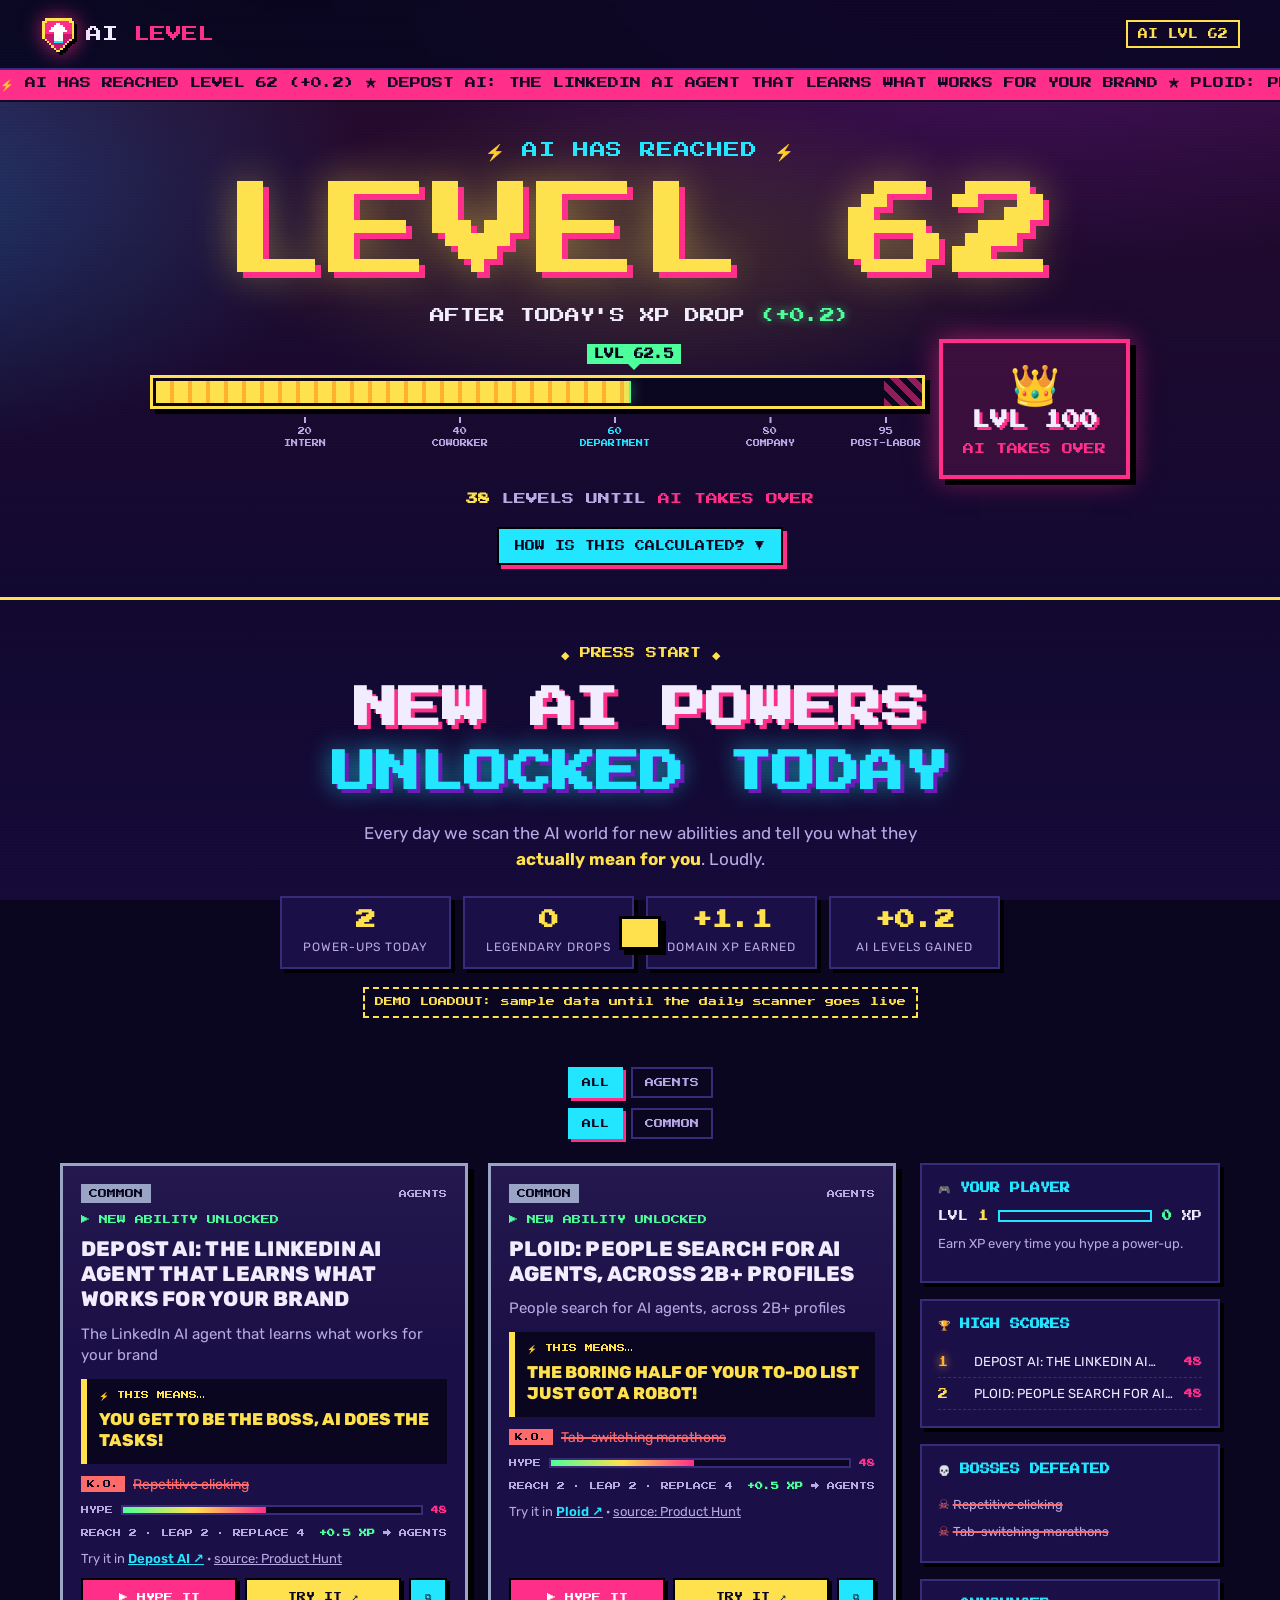
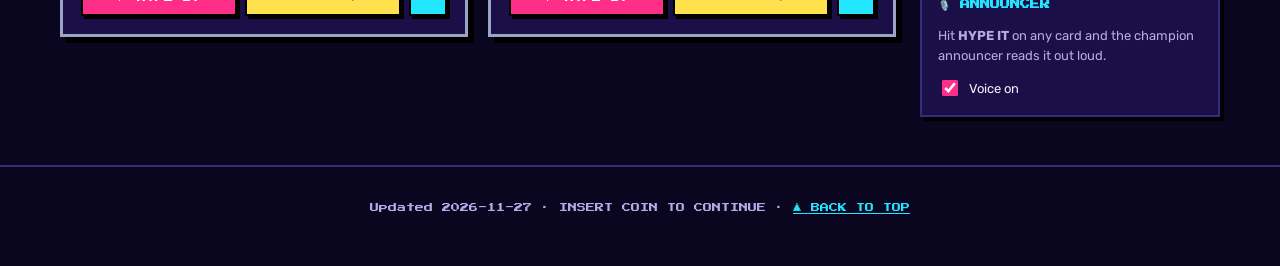
<file: index.html>
<!doctype html>
<html lang="en">
<head>
  <meta charset="utf-8">
  <meta name="viewport" content="width=device-width, initial-scale=1">
  <title>AI Level</title>
  <meta name="description" content="Daily AI power-ups, announced like a video game. NEW ABILITY UNLOCKED.">
  <link rel="icon" type="image/svg+xml" href="data:image/svg+xml,%3Csvg xmlns='http://www.w3.org/2000/svg' viewBox='0 0 16 16' shape-rendering='crispEdges'%3E%3Cg fill='%23ffe14d'%3E%3Crect x='2' y='1' width='12' height='1'/%3E%3Crect x='1' y='2' width='14' height='8'/%3E%3Crect x='2' y='10' width='12' height='1'/%3E%3Crect x='3' y='11' width='10' height='1'/%3E%3Crect x='4' y='12' width='8' height='1'/%3E%3Crect x='5' y='13' width='6' height='1'/%3E%3Crect x='6' y='14' width='4' height='1'/%3E%3Crect x='7' y='15' width='2' height='1'/%3E%3C/g%3E%3Cg fill='%23ff2e88'%3E%3Crect x='3' y='2' width='10' height='1'/%3E%3Crect x='2' y='3' width='12' height='7'/%3E%3Crect x='3' y='10' width='10' height='1'/%3E%3Crect x='4' y='11' width='8' height='1'/%3E%3Crect x='5' y='12' width='6' height='1'/%3E%3Crect x='6' y='13' width='4' height='1'/%3E%3Crect x='7' y='14' width='2' height='1'/%3E%3C/g%3E%3Cg fill='%23ffffff'%3E%3Crect x='7' y='3' width='2' height='1'/%3E%3Crect x='6' y='4' width='4' height='1'/%3E%3Crect x='5' y='5' width='6' height='1'/%3E%3Crect x='4' y='6' width='8' height='1'/%3E%3Crect x='6' y='7' width='4' height='4'/%3E%3C/g%3E%3C/svg%3E">
  <link rel="preconnect" href="https://fonts.googleapis.com">
  <link rel="preconnect" href="https://fonts.gstatic.com" crossorigin>
  <link href="https://fonts.googleapis.com/css2?family=Press+Start+2P&family=Rubik:wght@400;600;800&display=swap" rel="stylesheet">
  <link rel="stylesheet" href="styles.css">
</head>
<body>
  <div class="crt" aria-hidden="true"></div>

  <header class="top">
    <div class="brand">
      <!-- Pixel-art "level up" badge: gold-rimmed shield with a white up-arrow -->
      <svg class="brand-icon" viewBox="0 0 16 16" shape-rendering="crispEdges" aria-hidden="true">
        <g fill="#ffe14d">
          <rect x="2" y="1" width="12" height="1"/><rect x="1" y="2" width="14" height="8"/>
          <rect x="2" y="10" width="12" height="1"/><rect x="3" y="11" width="10" height="1"/>
          <rect x="4" y="12" width="8" height="1"/><rect x="5" y="13" width="6" height="1"/>
          <rect x="6" y="14" width="4" height="1"/><rect x="7" y="15" width="2" height="1"/>
        </g>
        <g fill="#ff2e88">
          <rect x="3" y="2" width="10" height="1"/><rect x="2" y="3" width="12" height="7"/>
          <rect x="3" y="10" width="10" height="1"/><rect x="4" y="11" width="8" height="1"/>
          <rect x="5" y="12" width="6" height="1"/><rect x="6" y="13" width="4" height="1"/>
          <rect x="7" y="14" width="2" height="1"/>
        </g>
        <g fill="#c4176a"><rect x="2" y="8" width="12" height="2"/><rect x="3" y="10" width="10" height="1"/>
          <rect x="4" y="11" width="8" height="1"/><rect x="5" y="12" width="6" height="1"/>
          <rect x="6" y="13" width="4" height="1"/><rect x="7" y="14" width="2" height="1"/></g>
        <g fill="#ffffff">
          <rect x="7" y="3" width="2" height="1"/><rect x="6" y="4" width="4" height="1"/>
          <rect x="5" y="5" width="6" height="1"/><rect x="4" y="6" width="8" height="1"/>
          <rect x="6" y="7" width="4" height="4"/>
        </g>
        <rect x="6" y="11" width="4" height="1" fill="#22e6ff"/>
      </svg>
      <span class="brand-name">AI <em>LEVEL</em></span>
    </div>
    <span class="mini-lvl" id="miniLvl" aria-hidden="true"></span>
  </header>

  <div class="ticker" aria-label="Today's headlines">
    <div class="ticker-track" id="ticker"></div>
  </div>

  <section class="lvl-hero" aria-label="Current AI level">
    <p class="lvl-kicker">⚡ AI HAS REACHED ⚡</p>
    <p class="lvl-giant">LEVEL <span id="bannerLvl">0</span></p>
    <p class="lvl-after">AFTER TODAY'S XP DROP <span class="up" id="bannerDelta"></span></p>

    <div class="track">
      <div class="track-main">
        <div class="track-bar">
          <i id="aiLvlFill"></i><s id="aiLvlGain"></s>
          <span class="you" id="youMarker"><b id="youNum">0</b></span>
        </div>
        <div class="ticks" id="ticks"></div>
      </div>
      <div class="goal">
        <span class="crown" aria-hidden="true">👑</span>
        <b>LVL 100</b>
        <span>AI TAKES OVER</span>
      </div>
    </div>
    <p class="countdown"><b id="toGo">0</b> LEVELS UNTIL <em>AI TAKES OVER</em></p>

    <button class="math-btn" id="aiLvlBtn" aria-expanded="false" aria-controls="lvlPanel">HOW IS THIS CALCULATED? <span class="caret" aria-hidden="true">▼</span></button>
  </section>

  <section class="lvl-panel" id="lvlPanel" hidden aria-label="AI level breakdown">
    <div class="lvl-inner">
      <div class="lvl-head">
        <div>
          <p class="eyebrow">CURRENT AI LEVEL</p>
          <p class="big-lvl"><span id="pLevel">0</span><small>/100</small></p>
          <p class="tier">TIER: <b id="pTier"></b></p>
          <p class="tier-desc" id="pTierDesc"></p>
        </div>
        <div class="lvl-actions">
          <p class="drop-line" id="pDrop"></p>
          <button class="btn hype-btn" id="announceLvl">▶ ANNOUNCE LEVEL</button>
          <button class="btn close-btn" id="closeLvl">✕ CLOSE</button>
        </div>
      </div>

      <div class="lvl-cols">
        <div>
          <h2>SKILL TREES</h2>
          <p class="small">Each domain is scored 0–100. Weight = its rough share of all human work. <span class="key base"></span> before today <span class="key gain"></span> today's XP</p>
          <div id="pDomains"></div>
        </div>

        <div>
          <h2>THE MATH</h2>
          <div class="math">
            <p><b>LEVEL</b> = ½ × Breadth + ½ × Weakest-link</p>
            <p class="calc" id="pCalc"></p>
            <p><b>Breadth</b> = weighted average of the domain scores. Shows how much AI can do overall.</p>
            <p><b>Weakest-link</b> = weighted geometric mean. A low domain (like robotics) drags it down hard. Both hit 100 only when <em>every</em> domain is 100, so maxing out digital work alone can't reach Level 100.</p>
            <p>👑 <b>Level 100 = AI TAKES OVER.</b> Every skill tree is maxed: no private companies, software products or human manual labor needed.</p>
          </div>

          <h2>HOW A DROP EARNS XP</h2>
          <div class="math">
            <p>Each new feature is rated 1–5 on:</p>
            <ul>
              <li><b>Reach</b>: how many people can use it today</li>
              <li><b>Leap</b>: how big a jump over what came before</li>
              <li><b>Replace</b>: how much paid software or labor it makes optional</li>
            </ul>
            <p><b>Impact</b> = 0.4·Reach + 0.4·Leap + 0.2·Replace</p>
            <p><b>XP</b> = 10 × (Impact/5)² × (1 − domain score/100)</p>
            <p class="small">The squared impact makes big drops count far more than small ones. The last term means each point is harder to earn as a domain approaches mastery.</p>
            <p><b>Rarity</b>: Impact ≥ 4.2 <span class="r LEGENDARY">LEGENDARY</span> ≥ 3.4 <span class="r EPIC">EPIC</span> ≥ 2.6 <span class="r RARE">RARE</span>, otherwise <span class="r COMMON">COMMON</span></p>
          </div>

          <h2>TIER LADDER</h2>
          <ol class="ladder" id="pLadder"></ol>
        </div>
      </div>
      <p class="fine">Milestone checkmarks are our editorial assessment as of the last update. Open a skill tree to see every milestone. The model is open: argue with us in the comments.</p>
    </div>
  </section>

  <main>
    <section class="hero">
      <p class="blink">◆ PRESS START ◆</p>
      <h1>NEW AI POWERS<br><span class="glow">UNLOCKED TODAY</span></h1>
      <p class="sub">Every day we scan the AI world for new abilities and tell you what they <strong>actually mean for you</strong>. Loudly.</p>
      <div class="stats" id="stats"></div>
      <p class="demo-badge" id="demoBadge" hidden>DEMO LOADOUT: sample data until the daily scanner goes live</p>
    </section>

    <section class="controls" aria-label="Filters">
      <div class="chips" id="categoryChips" role="group" aria-label="Category"></div>
      <div class="chips" id="rarityChips" role="group" aria-label="Rarity"></div>
    </section>

    <div class="layout">
      <section class="grid" id="grid" aria-live="polite"></section>

      <aside class="side">
        <div class="panel">
          <h2>🎮 YOUR PLAYER</h2>
          <div class="player">
            <span class="lvl">LVL <b id="lvl">1</b></span>
            <div class="xpbar"><div id="xpfill"></div></div>
            <span class="xp"><b id="xp">0</b> XP</span>
          </div>
          <p class="small">Earn XP every time you hype a power-up.</p>
        </div>
        <div class="panel">
          <h2>🏆 HIGH SCORES</h2>
          <ol class="leader" id="leader"></ol>
        </div>
        <div class="panel">
          <h2>💀 BOSSES DEFEATED</h2>
          <ul class="bosses" id="bosses"></ul>
        </div>
        <div class="panel">
          <h2>🎙️ ANNOUNCER</h2>
          <p class="small">Hit <b>HYPE IT</b> on any card and the champion announcer reads it out loud.</p>
          <label class="toggle"><input type="checkbox" id="voiceToggle" checked> Voice on</label>
        </div>
      </aside>
    </div>
  </main>

  <footer>
    <p>Updated <span id="updated"></span> · INSERT COIN TO CONTINUE · <a href="#" id="toTop">▲ BACK TO TOP</a></p>
  </footer>

  <div class="toast" id="toast" role="status" aria-live="polite"></div>
  <div class="confetti" id="confetti" aria-hidden="true"></div>

  <script src="model.js"></script>
  <!-- data.js changes daily: a 10-minute version stamp stops browsers showing yesterday's cached copy -->
  <script>document.write('<script src="data.js?v=' + Math.floor(Date.now() / 600000) + '"><\/script>');</script>
  <script src="app.js"></script>
</body>
</html>
</file>
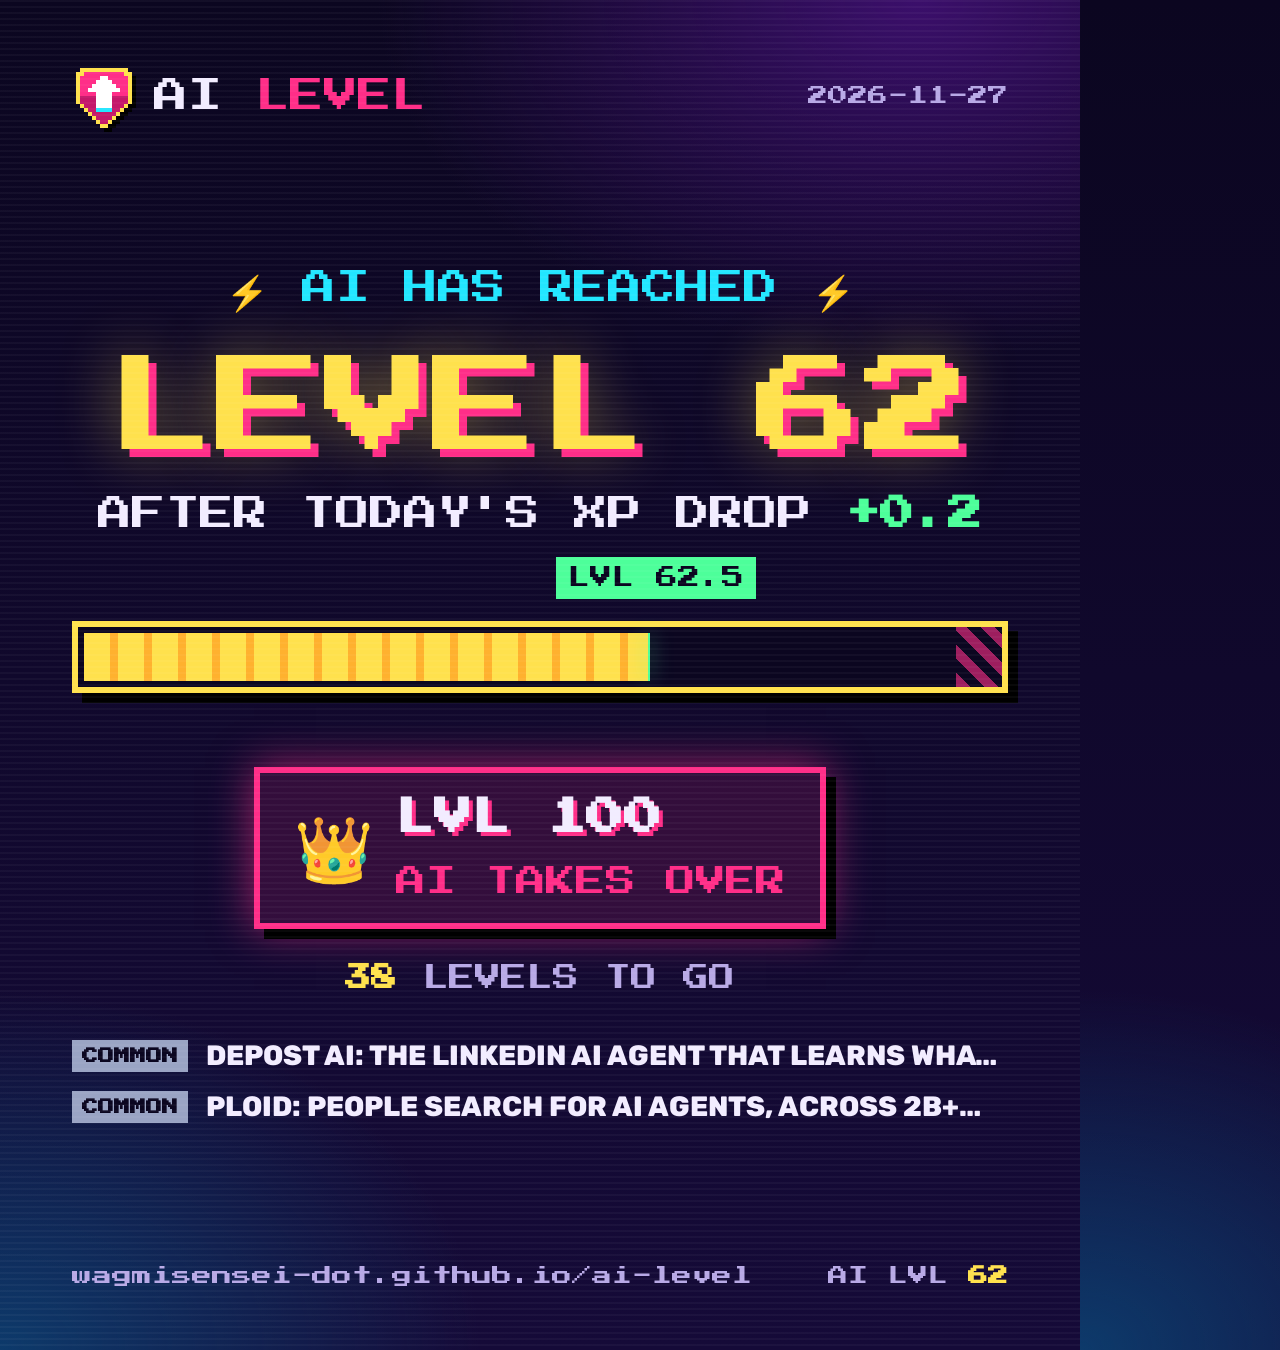
<file: share.html>
<!doctype html>
<html lang="en">
<head>
<meta charset="utf-8">
<meta name="robots" content="noindex">
<title>AI Level share card</title>
<!--
  Renders ONE social-media frame, captured by scripts/media.py with a headless browser.
  ?view=level|card|outro  &id=<power-up id>  &format=portrait (1080x1350) | story (1080x1920)
  Exposes window.SHARE_INFO (level, delta, items...) so the script can write captions and narration.
-->
<link rel="preconnect" href="https://fonts.googleapis.com">
<link rel="preconnect" href="https://fonts.gstatic.com" crossorigin>
<link href="https://fonts.googleapis.com/css2?family=Press+Start+2P&family=Rubik:wght@400;600;800&display=swap" rel="stylesheet">
<style>
  :root {
    --bg: #0b0620; --panel: #1b0f47; --line: #3a2a7a; --text: #f2ecff; --muted: #b8a9e6;
    --pink: #ff2e88; --cyan: #22e6ff; --yellow: #ffe14d; --green: #4dff9a;
    --common: #9aa4c4; --rare: #3fa7ff; --epic: #c25bff; --legendary: #ffb12e;
    --pixel: "Press Start 2P", monospace; --body: "Rubik", sans-serif;
  }
  * { box-sizing: border-box; margin: 0; }
  html, body { width: 1080px; height: 1350px; overflow: hidden; }
  body.story, body.story html { height: 1920px; }
  body {
    color: var(--text); font-family: var(--body);
    background:
      radial-gradient(900px 600px at 85% 0%, #3b0f6b 0%, transparent 60%),
      radial-gradient(800px 600px at 0% 100%, #0d3a6b 0%, transparent 60%),
      linear-gradient(#0b0620, #150a38);
    background-color: var(--bg);
    display: flex; flex-direction: column; padding: 64px 72px;
    position: relative;
  }
  body::after {   /* scanlines */
    content: ""; position: absolute; inset: 0; pointer-events: none;
    background: repeating-linear-gradient(to bottom, rgba(255,255,255,.035) 0 2px, transparent 2px 6px);
  }
  .top { display: flex; align-items: center; justify-content: space-between; }
  .brand { display: flex; align-items: center; gap: 18px; font-family: var(--pixel); font-size: 34px; }
  .brand em { font-style: normal; color: var(--pink); }
  .brand svg { width: 64px; height: 64px; filter: drop-shadow(4px 4px 0 #000); }
  .date { font-family: var(--pixel); font-size: 20px; color: var(--muted); }
  main { flex: 1; display: flex; flex-direction: column; justify-content: center; }
  .foot { display: flex; justify-content: space-between; align-items: center; font-family: var(--pixel); font-size: 20px; color: var(--muted); }
  .foot b { color: var(--yellow); }

  /* LEVEL view */
  .kicker { font-family: var(--pixel); font-size: 34px; color: var(--cyan); text-align: center; }
  .giant { font-family: var(--pixel); font-size: 108px; line-height: 1.15; text-align: center; color: var(--yellow);
           white-space: nowrap; text-shadow: 8px 8px 0 var(--pink), 0 0 60px rgba(255,225,77,.45); margin: 34px 0 26px; }
  .story .giant { font-size: 112px; margin: 60px 0 40px; }
  .delta { font-family: var(--pixel); font-size: 34px; text-align: center; }
  .delta b { color: var(--green); }
  .bar { position: relative; height: 72px; border: 6px solid var(--yellow); background: #0b0620; margin: 90px 0 24px; box-shadow: 10px 10px 0 #000; }
  .bar i, .bar s { position: absolute; top: 6px; bottom: 6px; display: block; }
  .bar i { left: 6px; background: repeating-linear-gradient(90deg, var(--yellow) 0 26px, var(--legendary) 26px 34px); }
  .bar s { background: var(--green); box-shadow: 0 0 20px var(--green); }
  .bar::after { content: ""; position: absolute; right: 0; top: 0; bottom: 0; width: 5%;
                background: repeating-linear-gradient(45deg, rgba(255,46,136,.6) 0 10px, transparent 10px 20px); }
  .you { position: absolute; top: -70px; transform: translateX(-50%); font-family: var(--pixel); font-size: 22px;
         background: var(--green); color: #0b0620; padding: 10px 12px; }
  .goal { margin: 50px auto 0; display: flex; align-items: center; gap: 22px; font-family: var(--pixel); font-size: 30px;
          color: var(--pink); border: 6px solid var(--pink); background: rgba(255,46,136,.14); padding: 26px 34px;
          box-shadow: 10px 10px 0 #000, 0 0 40px rgba(255,46,136,.6); }
  .goal .crown { font-size: 64px; }
  .goal b { color: var(--text); font-size: 38px; text-shadow: 4px 4px 0 var(--pink); }
  .togo { text-align: center; font-family: var(--pixel); font-size: 26px; color: var(--muted); margin-top: 36px; }
  .togo b { color: var(--yellow); }
  .drops { margin-top: 48px; display: flex; flex-direction: column; gap: 18px; }
  .drop { display: flex; gap: 18px; align-items: center; font-size: 28px; font-weight: 800; }
  .drop span:last-child { display: -webkit-box; -webkit-line-clamp: 1; -webkit-box-orient: vertical; overflow: hidden; }
  .story .drop { font-size: 32px; }
  .story .drop span:last-child { -webkit-line-clamp: 2; }
  .drop .tag { font-family: var(--pixel); font-size: 16px; padding: 8px 10px; color: #0b0620; flex: 0 0 auto; }

  /* CARD view */
  .card { border: 8px solid var(--r); background: linear-gradient(180deg, rgba(255,255,255,.05), transparent 40%), var(--panel);
          box-shadow: 14px 14px 0 #000, 0 0 60px -10px var(--r); padding: 54px; display: flex; flex-direction: column; gap: 30px; }
  .card-top { display: flex; justify-content: space-between; align-items: center; }
  .rar { font-family: var(--pixel); font-size: 26px; padding: 12px 16px; background: var(--r); color: #0b0620; }
  .cat { font-family: var(--pixel); font-size: 22px; color: var(--muted); }
  .unlocked { font-family: var(--pixel); font-size: 26px; color: var(--green); }
  .card h1 { font-size: 66px; line-height: 1.08; font-weight: 800; }
  .desc { font-size: 32px; line-height: 1.35; color: var(--muted); }
  .means { background: #0b0620; border-left: 14px solid var(--yellow); padding: 28px; }
  .means small { display: block; font-family: var(--pixel); font-size: 20px; color: var(--yellow); margin-bottom: 16px; }
  .means p { font-size: 44px; line-height: 1.12; font-weight: 800; color: var(--yellow); }
  .boss { display: flex; align-items: center; gap: 18px; font-size: 32px; }
  .boss .ko { font-family: var(--pixel); font-size: 20px; background: #ff6b6b; color: #0b0620; padding: 10px 12px; }
  .boss s { color: #ff6b6b; text-decoration-thickness: 4px; }
  .hype { display: grid; grid-template-columns: auto 1fr auto; gap: 18px; align-items: center; font-family: var(--pixel); font-size: 20px; color: var(--muted); }
  .hype .hb { height: 26px; border: 4px solid var(--line); background: #0b0620; }
  .hype .hb i { display: block; height: 100%; background: linear-gradient(90deg, var(--green), var(--yellow), var(--pink)); }
  .hype b { color: var(--pink); font-size: 26px; }
  .xp { font-family: var(--pixel); font-size: 22px; color: var(--green); }

  /* OUTRO view */
  .follow { font-family: var(--pixel); font-size: 64px; line-height: 1.4; text-align: center; color: var(--yellow); text-shadow: 8px 8px 0 var(--pink); }
  .follow-sub { font-family: var(--pixel); font-size: 28px; text-align: center; color: var(--cyan); margin-top: 40px; line-height: 1.6; }
  .url { font-family: var(--pixel); font-size: 26px; text-align: center; color: var(--text); margin-top: 60px; border: 4px dashed var(--cyan); padding: 24px; }
</style>
</head>
<body>
<header class="top">
  <div class="brand">
    <svg viewBox="0 0 16 16" shape-rendering="crispEdges" aria-hidden="true">
      <g fill="#ffe14d"><rect x="2" y="1" width="12" height="1"/><rect x="1" y="2" width="14" height="8"/><rect x="2" y="10" width="12" height="1"/><rect x="3" y="11" width="10" height="1"/><rect x="4" y="12" width="8" height="1"/><rect x="5" y="13" width="6" height="1"/><rect x="6" y="14" width="4" height="1"/><rect x="7" y="15" width="2" height="1"/></g>
      <g fill="#ff2e88"><rect x="3" y="2" width="10" height="1"/><rect x="2" y="3" width="12" height="7"/><rect x="3" y="10" width="10" height="1"/><rect x="4" y="11" width="8" height="1"/><rect x="5" y="12" width="6" height="1"/><rect x="6" y="13" width="4" height="1"/><rect x="7" y="14" width="2" height="1"/></g>
      <g fill="#c4176a"><rect x="2" y="8" width="12" height="2"/><rect x="3" y="10" width="10" height="1"/><rect x="4" y="11" width="8" height="1"/><rect x="5" y="12" width="6" height="1"/><rect x="6" y="13" width="4" height="1"/><rect x="7" y="14" width="2" height="1"/></g>
      <g fill="#fff"><rect x="7" y="3" width="2" height="1"/><rect x="6" y="4" width="4" height="1"/><rect x="5" y="5" width="6" height="1"/><rect x="4" y="6" width="8" height="1"/><rect x="6" y="7" width="4" height="4"/></g>
      <rect x="6" y="11" width="4" height="1" fill="#22e6ff"/>
    </svg>
    <span>AI <em>LEVEL</em></span>
  </div>
  <span class="date" id="date"></span>
</header>
<main id="main"></main>
<footer class="foot"><span>wagmisensei-dot.github.io/ai-level</span><span>AI LVL <b id="footLvl"></b></span></footer>

<script src="model.js"></script>
<script src="data.js"></script>
<script>
(() => {
  const q = new URLSearchParams(location.search);
  const view = q.get("view") || "level", format = q.get("format") || "portrait";
  if (format === "story") document.body.classList.add("story");
  if (format === "story") document.documentElement.style.height = "1920px";

  const data = window.POWERUP_DATA, M = window.AILevel;
  const model = M.compute(data.powerups, data.history || []);
  const items = [...model.powerups].sort((a, b) => b.impact - a.impact);
  const dom = Object.fromEntries(model.domains.map(d => [d.id, d]));
  const lvl = model.after.level, lvlInt = Math.floor(lvl), before = model.before.level;
  const f1 = n => n.toFixed(1);
  const esc = s => String(s).replace(/[&<>"']/g, c => ({ "&": "&amp;", "<": "&lt;", ">": "&gt;", '"': "&quot;", "'": "&#39;" }[c]));
  const RC = { LEGENDARY: "var(--legendary)", EPIC: "var(--epic)", RARE: "var(--rare)", COMMON: "var(--common)" };

  document.getElementById("date").textContent = data.updated || "";
  document.getElementById("footLvl").textContent = lvlInt;
  const main = document.getElementById("main");

  if (view === "level") {
    const top = items.slice(0, format === "story" ? 5 : 3);
    main.innerHTML = `
      <p class="kicker">⚡ AI HAS REACHED ⚡</p>
      <p class="giant">LEVEL ${lvlInt}</p>
      <p class="delta">AFTER TODAY'S XP DROP <b>+${f1(model.delta)}</b></p>
      <div class="bar"><i style="width:calc(${before}% - 12px)"></i><s style="left:calc(${before}% - 6px);width:${model.delta}%"></s>
        <span class="you" style="left:${lvl}%">LVL ${f1(lvl)}</span></div>
      <div class="goal"><span class="crown">👑</span><span><b>LVL 100</b><br><br>AI TAKES OVER</span></div>
      <p class="togo"><b>${100 - lvlInt}</b> LEVELS TO GO</p>
      <div class="drops">${top.map(p => `<div class="drop"><span class="tag" style="background:${RC[p.rarity]}">${p.rarity}</span><span>${esc(p.headline)}</span></div>`).join("")}</div>`;
  } else if (view === "card") {
    const p = items.find(x => x.id === q.get("id")) || items[0];
    main.innerHTML = `
      <article class="card" style="--r:${RC[p.rarity]}">
        <div class="card-top"><span class="rar">${p.rarity}</span><span class="cat">${esc(p.category)}</span></div>
        <p class="unlocked">▶ NEW ABILITY UNLOCKED</p>
        <h1>${esc(p.headline)}</h1>
        <p class="desc">${esc(p.desc)}</p>
        <div class="means"><small>⚡ THIS MEANS…</small><p>${esc(p.means)}!</p></div>
        <div class="boss"><span class="ko">K.O.</span><s>${esc(p.boss)}</s></div>
        <div class="hype"><span>HYPE</span><div class="hb"><i style="width:${p.hype}%"></i></div><b>${p.hype}</b></div>
        <p class="xp">+${f1(p.xp)} XP → ${esc(dom[p.domain].name.toUpperCase())}</p>
      </article>`;
  } else {
    main.innerHTML = `
      <p class="giant">LVL ${lvlInt}</p>
      <p class="follow">FOLLOW FOR DAILY<br>AI LEVEL-UPS</p>
      <p class="follow-sub">👑 ${100 - lvlInt} LEVELS UNTIL<br>AI TAKES OVER</p>
      <p class="url">wagmisensei-dot.github.io/ai-level</p>`;
  }

  window.SHARE_INFO = {
    date: data.updated, demo: !!data.demo, level: lvl, levelInt: lvlInt, delta: model.delta,
    toGo: 100 - lvlInt, tier: model.tier.name,
    items: items.map(p => ({ id: p.id, headline: p.headline, desc: p.desc, means: p.means, boss: p.boss,
      rarity: p.rarity, hype: p.hype, xp: p.xp, tool: p.tool, url: p.url, script: p.script,
      domain: dom[p.domain].name }))
  };
  document.fonts.ready.then(() => { window.SHARE_READY = true; });
})();
</script>
</body>
</html>
</file>
<file: styles.css>
:root {
  --bg: #0b0620;
  --bg2: #150a38;
  --panel: #1b0f47;
  --line: #3a2a7a;
  --text: #f2ecff;
  --muted: #b8a9e6;
  --pink: #ff2e88;
  --cyan: #22e6ff;
  --yellow: #ffe14d;
  --green: #4dff9a;
  --common: #9aa4c4;
  --rare: #3fa7ff;
  --epic: #c25bff;
  --legendary: #ffb12e;
  --pixel: "Press Start 2P", ui-monospace, monospace;
  --body: "Rubik", system-ui, sans-serif;
}

* { box-sizing: border-box; }
html { scroll-behavior: smooth; }
body {
  margin: 0;
  color: var(--text);
  font-family: var(--body);
  background:
    radial-gradient(1200px 600px at 80% -10%, #3b0f6b 0%, transparent 60%),
    radial-gradient(900px 500px at -10% 20%, #0d3a6b 0%, transparent 55%),
    linear-gradient(var(--bg), var(--bg2));
  background-color: var(--bg);
  background-attachment: fixed;
  min-height: 100vh;
  overflow-x: hidden;
}

/* CRT scanlines */
.crt {
  pointer-events: none;
  position: fixed; inset: 0; z-index: 50;
  background: repeating-linear-gradient(to bottom, rgba(255,255,255,.03) 0 1px, transparent 1px 3px);
  mix-blend-mode: overlay;
}

/* Header */
.top {
  display: flex; justify-content: space-between; align-items: center; gap: 16px;
  padding: 16px clamp(16px, 4vw, 40px);
  border-bottom: 2px solid var(--line);
  background: rgba(11, 6, 32, .85);
  position: sticky; top: 0; z-index: 20;
  backdrop-filter: blur(6px);
}
.brand { display: flex; align-items: center; gap: 10px; }
.brand-icon {
  display: block; width: 36px; height: 36px; flex: 0 0 auto;
  filter: drop-shadow(3px 3px 0 #000) drop-shadow(0 0 10px rgba(255,46,136,.7));
  animation: bob 2s ease-in-out infinite;
}
.brand-name { font-family: var(--pixel); font-size: 16px; line-height: 1.5; white-space: nowrap; }
.brand-name em { font-style: normal; color: var(--pink); }
.player { display: flex; align-items: center; gap: 10px; font-family: var(--pixel); font-size: 10px; margin-bottom: 12px; }
.lvl b { color: var(--yellow); }
.xpbar { flex: 1; height: 12px; border: 2px solid var(--cyan); padding: 1px; }

.mini-lvl { font-family: var(--pixel); font-size: 10px; color: var(--yellow); border: 2px solid var(--yellow); padding: 7px 10px; }

/* Big AI level hero */
.lvl-hero {
  text-align: center; padding: 40px clamp(16px, 4vw, 40px) 32px;
  background:
    radial-gradient(600px 220px at 50% 30%, rgba(255,225,77,.16), transparent 70%),
    linear-gradient(180deg, rgba(255,46,136,.10), transparent);
  border-bottom: 3px solid var(--yellow);
}
.lvl-kicker { font-family: var(--pixel); font-size: clamp(11px, 2vw, 16px); color: var(--cyan); margin: 0 0 14px; letter-spacing: .05em; }
.lvl-giant {
  font-family: var(--pixel); margin: 0; line-height: 1.1;
  font-size: clamp(40px, 10vw, 104px); color: var(--yellow);
  text-shadow: 6px 6px 0 var(--pink), 0 0 40px rgba(255,225,77,.45);
  animation: throb 2.2s ease-in-out infinite;
}
.lvl-giant span { display: inline-block; min-width: 2ch; }
.lvl-after { font-family: var(--pixel); font-size: clamp(10px, 1.8vw, 15px); margin: 18px 0 52px; color: var(--text); }
.lvl-after .up { color: var(--green); text-shadow: 0 0 10px rgba(77,255,154,.6); }

.track { max-width: 980px; margin: 0 auto; display: flex; align-items: flex-start; gap: 14px; }
.track-main { flex: 1; min-width: 0; }
.track-bar { position: relative; height: 34px; border: 3px solid var(--yellow); background: #0b0620; box-shadow: 5px 5px 0 #000; }
.track-bar i, .track-bar s { position: absolute; top: 3px; bottom: 3px; display: block; transition: width 1.6s cubic-bezier(.2,.9,.3,1), left 1.6s cubic-bezier(.2,.9,.3,1); }
.track-bar i { left: 3px; width: 0; background: repeating-linear-gradient(90deg, var(--yellow) 0 14px, var(--legendary) 14px 18px); }
.track-bar s { width: 0; background: var(--green); box-shadow: 0 0 12px var(--green); animation: blink 1s steps(2) infinite; }
.track-bar::after {   /* the last stretch to 100 pulses red */
  content: ""; position: absolute; right: 0; top: 0; bottom: 0; width: 5%;
  background: repeating-linear-gradient(45deg, rgba(255,46,136,.55) 0 6px, transparent 6px 12px);
}
.you { position: absolute; top: -34px; left: 0; transform: translateX(-50%); transition: left 1.6s cubic-bezier(.2,.9,.3,1); font-family: var(--pixel); font-size: 10px; color: #0b0620; }
.you b { display: block; background: var(--green); padding: 5px 7px; position: relative; }
.you b::after { content: ""; position: absolute; left: 50%; bottom: -6px; transform: translateX(-50%); border: 6px solid transparent; border-bottom: 0; border-top-color: var(--green); }
.ticks { position: relative; height: 34px; margin-top: 8px; }
.tick { position: absolute; top: 0; transform: translateX(-50%); font-family: var(--pixel); font-size: 7px; line-height: 1.6; color: var(--muted); white-space: nowrap; }
.tick::before { content: ""; display: block; width: 2px; height: 6px; background: var(--muted); margin: 0 auto 3px; }
.tick.cur { color: var(--cyan); }
.goal {
  flex: 0 0 auto; display: flex; flex-direction: column; align-items: center; justify-content: center; gap: 8px;
  min-width: 180px; font-family: var(--pixel); font-size: 11px; line-height: 1.5; color: var(--pink);
  padding: 16px 20px; border: 4px solid var(--pink); background: rgba(255,46,136,.14);
  box-shadow: 6px 6px 0 #000, 0 0 26px rgba(255,46,136,.55); margin-top: -36px;
  animation: alarm 1.4s ease-in-out infinite;
}
.goal b { font-size: 18px; color: var(--text); text-shadow: 3px 3px 0 var(--pink); }
.crown { font-size: 40px; line-height: 1; animation: bob 1.6s ease-in-out infinite; }
.countdown { font-family: var(--pixel); font-size: clamp(9px, 1.5vw, 12px); margin: 14px 0 22px; color: var(--muted); }
.countdown b { color: var(--yellow); }
.countdown em { font-style: normal; color: var(--pink); }
.math-btn {
  font-family: var(--pixel); font-size: 10px; cursor: pointer; color: #0b0620; background: var(--cyan);
  border: 2px solid #000; box-shadow: 4px 4px 0 var(--pink); padding: 12px 16px;
}
.math-btn:active { transform: translate(2px, 2px); box-shadow: 2px 2px 0 var(--pink); }
.caret { display: inline-block; transition: transform .2s; }
.math-btn[aria-expanded="true"] .caret { transform: rotate(180deg); }

/* Level breakdown dropdown (opens right under the bar) */
.lvl-panel {
  background: rgba(14, 7, 40, .97); border-bottom: 3px solid var(--yellow);
  box-shadow: inset 0 12px 24px rgba(0,0,0,.4);
  scroll-margin-top: 80px;
}
.lvl-panel:not([hidden]) { animation: drop .3s cubic-bezier(.2,1.3,.4,1); }
.lvl-inner { max-width: 1240px; margin: 0 auto; padding: 24px clamp(16px, 4vw, 40px) 28px; }
.lvl-head { display: flex; justify-content: space-between; gap: 24px; flex-wrap: wrap; align-items: flex-end; padding-bottom: 20px; border-bottom: 2px dashed var(--line); margin-bottom: 20px; }
.eyebrow { font-family: var(--pixel); font-size: 9px; color: var(--muted); margin: 0 0 8px; }
.big-lvl { font-family: var(--pixel); font-size: clamp(34px, 7vw, 60px); color: var(--yellow); margin: 0; text-shadow: 4px 4px 0 var(--pink); }
.big-lvl small { font-size: .35em; color: var(--muted); text-shadow: none; }
.tier { font-family: var(--pixel); font-size: 11px; margin: 14px 0 6px; }
.tier b { color: var(--cyan); }
.tier-desc { margin: 0; color: var(--muted); max-width: 520px; }
.lvl-actions { display: flex; flex-direction: column; gap: 10px; align-items: stretch; min-width: 230px; }
.drop-line { font-family: var(--pixel); font-size: 9px; line-height: 1.7; color: var(--green); margin: 0; }
.close-btn { background: var(--panel); color: var(--text); }
.lvl-cols { display: grid; grid-template-columns: 1.2fr 1fr; gap: 32px; }
.lvl-panel h2 { font-family: var(--pixel); font-size: 10px; color: var(--cyan); margin: 0 0 10px; }
.lvl-panel h2:not(:first-child) { margin-top: 22px; }
.key { display: inline-block; width: 10px; height: 10px; vertical-align: middle; margin: 0 2px 0 8px; }
.key.base { background: var(--yellow); }
.key.gain { background: var(--green); }

.dom { border: 2px solid var(--line); background: var(--panel); margin-bottom: 10px; }
.dom summary { list-style: none; cursor: pointer; padding: 10px 12px; display: grid; grid-template-columns: 1fr auto; gap: 6px 12px; align-items: center; }
.dom summary::-webkit-details-marker { display: none; }
.dom-name { font-weight: 600; font-size: 14px; }
.dom-name em { font-style: normal; color: var(--muted); font-size: 12px; font-weight: 400; margin-left: 6px; }
.dom-score { font-family: var(--pixel); font-size: 11px; color: var(--yellow); text-align: right; }
.dom-score small { color: var(--green); font-size: 8px; display: block; margin-top: 4px; }
.dom-bar { grid-column: 1 / -1; position: relative; height: 10px; background: #0b0620; border: 1px solid var(--line); }
.dom-bar i, .dom-bar s { position: absolute; top: 0; bottom: 0; display: block; }
.dom-bar i { left: 0; background: var(--yellow); }
.dom-bar s { background: var(--green); box-shadow: 0 0 6px var(--green); }
.dom[open] { border-color: var(--cyan); }
.dom ul { list-style: none; margin: 0; padding: 0 12px 12px; font-size: 13px; }
.dom li { display: flex; justify-content: space-between; gap: 10px; padding: 5px 0; border-top: 1px dashed var(--line); color: var(--muted); }
.dom li.done { color: var(--text); }
.dom li::before { content: "☐"; margin-right: 6px; }
.dom li.done::before { content: "☑"; color: var(--green); }
.dom li span { flex: 1; }
.dom li b { font-family: var(--pixel); font-size: 8px; color: var(--muted); }

.math { background: #0b0620; border-left: 4px solid var(--cyan); padding: 12px 14px; font-size: 14px; line-height: 1.55; }
.math p { margin: 0 0 8px; }
.math p:last-child { margin-bottom: 0; }
.math ul { margin: 0 0 8px; padding-left: 18px; }
.math em { color: var(--yellow); font-style: normal; font-weight: 600; }
.calc { font-family: var(--pixel); font-size: 9px; line-height: 1.8; color: var(--green); }
.r { font-family: var(--pixel); font-size: 7px; padding: 3px 5px; color: #0b0620; white-space: nowrap; }
.r.LEGENDARY { background: var(--legendary); } .r.EPIC { background: var(--epic); } .r.RARE { background: var(--rare); } .r.COMMON { background: var(--common); }
.ladder { list-style: none; margin: 0; padding: 0; display: flex; flex-direction: column-reverse; gap: 4px; }
.ladder li { display: grid; grid-template-columns: 54px 1fr; gap: 10px; padding: 8px 10px; border: 2px solid var(--line); font-size: 13px; color: var(--muted); }
.ladder li b { font-family: var(--pixel); font-size: 8px; color: var(--text); display: block; margin-bottom: 4px; }
.ladder li span.rng { font-family: var(--pixel); font-size: 8px; }
.ladder li.cur { border-color: var(--yellow); background: rgba(255,225,77,.08); color: var(--text); }
.ladder li.cur b::after { content: " ◀ YOU ARE HERE"; color: var(--yellow); }
.fine { font-size: 12px; color: var(--muted); margin: 20px 0 0; }

/* Card extras */
.tool-line { margin: 0; font-size: 13px; color: var(--muted); }
.tool-line a { color: var(--cyan); font-weight: 600; }
.tool-line a.src-link { color: var(--muted); font-weight: 400; }
.xpline { display: flex; flex-wrap: wrap; justify-content: space-between; gap: 4px 8px; font-family: var(--pixel); font-size: 8px; color: var(--muted); line-height: 1.6; }
.xpline b { color: var(--green); }
.btn.try-btn { background: var(--yellow); color: #0b0620; text-decoration: none; text-align: center; display: inline-flex; align-items: center; justify-content: center; }
#xpfill { height: 100%; width: 0; background: linear-gradient(90deg, var(--cyan), var(--green)); transition: width .4s; }
.xp b { color: var(--green); }

/* Ticker */
.ticker { overflow: hidden; background: var(--pink); color: #120626; border-bottom: 2px solid #120626; }
.ticker-track {
  display: inline-flex; gap: 48px; white-space: nowrap; padding: 8px 0;
  font-family: var(--pixel); font-size: 11px;
  animation: scroll 40s linear infinite;
}
@keyframes scroll { from { transform: translateX(0); } to { transform: translateX(-50%); } }

main { max-width: 1240px; margin: 0 auto; padding: 0 clamp(16px, 4vw, 40px); }

/* Hero */
.hero { text-align: center; padding: 48px 0 24px; }
.blink { font-family: var(--pixel); font-size: 11px; color: var(--yellow); animation: blink 1.1s steps(2) infinite; margin: 0 0 16px; }
h1 { font-family: var(--pixel); font-size: clamp(20px, 4.6vw, 44px); line-height: 1.45; margin: 0 0 16px; text-shadow: 4px 4px 0 var(--pink); }
.glow { color: var(--cyan); text-shadow: 4px 4px 0 #6a1bb8, 0 0 24px rgba(34,230,255,.6); }
.sub { max-width: 620px; margin: 0 auto 24px; color: var(--muted); font-size: 17px; line-height: 1.5; }
.sub strong { color: var(--yellow); }
.stats { display: grid; grid-template-columns: repeat(4, 1fr); gap: 12px; max-width: 720px; margin: 0 auto; }
.stat { background: var(--panel); border: 2px solid var(--line); padding: 12px 10px; box-shadow: 4px 4px 0 #000; }
.stat b { display: block; font-family: var(--pixel); font-size: 20px; color: var(--yellow); margin-bottom: 6px; }
.stat span { font-size: 12px; color: var(--muted); text-transform: uppercase; letter-spacing: .08em; }
.demo-badge { display: inline-block; margin-top: 18px; font-family: var(--pixel); font-size: 9px; line-height: 1.6; padding: 6px 10px; border: 2px dashed var(--yellow); color: var(--yellow); }

/* Filters */
.controls { display: flex; flex-direction: column; gap: 10px; margin: 16px 0 24px; }
.chips { display: flex; flex-wrap: wrap; gap: 8px; justify-content: center; }
.chip {
  font-family: var(--pixel); font-size: 9px; padding: 9px 12px; cursor: pointer;
  background: transparent; color: var(--muted); border: 2px solid var(--line);
  transition: transform .1s, background .15s, color .15s;
}
.chip:hover { color: var(--text); border-color: var(--cyan); }
.chip[aria-pressed="true"] { background: var(--cyan); color: #0b0620; border-color: var(--cyan); box-shadow: 3px 3px 0 var(--pink); }
.chip:active { transform: translate(2px, 2px); }

/* Layout */
.layout { display: grid; grid-template-columns: 1fr 300px; gap: 24px; align-items: start; padding-bottom: 48px; }
.grid { display: grid; grid-template-columns: repeat(auto-fill, minmax(min(100%, 300px), 1fr)); gap: 20px; }

/* Card */
.card {
  --r: var(--common);
  position: relative; display: flex; flex-direction: column;
  background: linear-gradient(180deg, rgba(255,255,255,.04), transparent 40%), var(--panel);
  border: 3px solid var(--r);
  box-shadow: 6px 6px 0 #000, 0 0 0 0 var(--r);
  padding: 18px; gap: 12px;
  animation: pop .45s cubic-bezier(.2,1.6,.4,1) both;
  transition: transform .15s, box-shadow .15s;
}
.card:hover { transform: translate(-2px, -2px); box-shadow: 8px 8px 0 #000, 0 0 28px -4px var(--r); }
.card.RARE { --r: var(--rare); }
.card.EPIC { --r: var(--epic); }
.card.LEGENDARY { --r: var(--legendary); }

/* Legendary: a rainbow energy border that spins around the card */
@property --spin { syntax: "<angle>"; inherits: false; initial-value: 0deg; }
.card.LEGENDARY {
  border-color: transparent;
  background:
    linear-gradient(180deg, rgba(255,255,255,.04), transparent 40%) padding-box,
    linear-gradient(var(--panel), var(--panel)) padding-box,
    conic-gradient(from var(--spin), var(--legendary), var(--pink), var(--cyan), var(--green), var(--legendary)) border-box;
  animation: pop .45s cubic-bezier(.2,1.6,.4,1) both, spin 3.5s linear infinite;
}
/* Epic: the border breathes with a soft glow */
.card.EPIC { animation: pop .45s cubic-bezier(.2,1.6,.4,1) both, breathe 2.4s ease-in-out infinite; }
.card-top { display: flex; justify-content: space-between; align-items: center; gap: 8px; }
.rarity { font-family: var(--pixel); font-size: 9px; padding: 5px 8px; background: var(--r); color: #0b0620; }
.cat { font-family: var(--pixel); font-size: 8px; color: var(--muted); }
.unlocked { font-family: var(--pixel); font-size: 9px; color: var(--green); margin: 0; }
.card h3 { font-family: var(--body); font-weight: 800; font-size: 21px; line-height: 1.2; margin: 0; letter-spacing: .01em; }
.desc { color: var(--muted); margin: 0; line-height: 1.45; font-size: 15px; }
.means {
  background: #0b0620; border-left: 6px solid var(--yellow); padding: 12px;
}
.means small { display: block; font-family: var(--pixel); font-size: 8px; color: var(--yellow); margin-bottom: 8px; }
.means p { margin: 0; font-weight: 800; font-size: 17px; line-height: 1.25; color: var(--yellow); }
.boss { display: flex; align-items: center; gap: 8px; font-size: 14px; color: var(--text); }
.boss s { color: #ff6b6b; text-decoration-thickness: 2px; }
.boss .ko { font-family: var(--pixel); font-size: 8px; color: #0b0620; background: #ff6b6b; padding: 4px 6px; }
.hype { display: grid; grid-template-columns: auto 1fr auto; align-items: center; gap: 8px; font-family: var(--pixel); font-size: 8px; color: var(--muted); }
.hype-bar { height: 10px; background: #0b0620; border: 2px solid var(--line); overflow: hidden; }
.hype-bar i { display: block; height: 100%; width: 0; background: linear-gradient(90deg, var(--green), var(--yellow), var(--pink)); transition: width 1s cubic-bezier(.2,.9,.3,1); }
.hype b { color: var(--pink); }
.src { font-size: 12px; color: var(--muted); margin: 0; }
.actions { display: flex; gap: 8px; margin-top: auto; }
.btn {
  flex: 1; font-family: var(--pixel); font-size: 9px; padding: 11px 8px; cursor: pointer;
  border: 2px solid #000; box-shadow: 3px 3px 0 #000; transition: transform .08s, box-shadow .08s;
}
.btn:active { transform: translate(3px, 3px); box-shadow: 0 0 0 #000; }
.btn.hype-btn { background: var(--pink); color: #fff; }
.btn.hype-btn.speaking { background: var(--yellow); color: #0b0620; animation: pulse .5s ease-in-out infinite alternate; }
.btn.share-btn { background: var(--cyan); color: #0b0620; flex: 0 0 auto; padding-inline: 14px; }

/* Sidebar */
.side { display: flex; flex-direction: column; gap: 16px; position: sticky; top: 84px; }
.panel { background: var(--panel); border: 2px solid var(--line); padding: 16px; box-shadow: 4px 4px 0 #000; }
.panel h2 { font-family: var(--pixel); font-size: 10px; margin: 0 0 14px; color: var(--cyan); line-height: 1.5; }
.leader { list-style: none; margin: 0; padding: 0; counter-reset: n; }
.leader li { counter-increment: n; display: grid; grid-template-columns: 28px 1fr auto; gap: 8px; align-items: center; padding: 8px 0; border-bottom: 1px dashed var(--line); font-size: 13px; }
.leader li::before { content: counter(n); font-family: var(--pixel); font-size: 10px; color: var(--yellow); }
.leader li:nth-child(1)::before { content: "1"; color: var(--legendary); text-shadow: 0 0 8px var(--legendary); }
.leader b { font-family: var(--pixel); font-size: 9px; color: var(--pink); }
.bosses { list-style: none; margin: 0; padding: 0; font-size: 13px; }
.bosses li { padding: 6px 0; color: var(--muted); }
.bosses li::before { content: "☠ "; color: #ff6b6b; }
.bosses s { text-decoration-color: #ff6b6b; text-decoration-thickness: 2px; }
.small { font-size: 13px; color: var(--muted); line-height: 1.5; margin: 0 0 12px; }
.toggle { font-size: 13px; display: flex; gap: 8px; align-items: center; cursor: pointer; }
.toggle input { accent-color: var(--pink); width: 16px; height: 16px; }

.empty { grid-column: 1 / -1; text-align: center; font-family: var(--pixel); font-size: 11px; color: var(--muted); padding: 40px 0; line-height: 1.8; }

footer { text-align: center; padding: 24px 16px 40px; font-family: var(--pixel); font-size: 9px; color: var(--muted); line-height: 1.8; border-top: 2px solid var(--line); }
footer a { color: var(--cyan); }

/* Toast */
.toast {
  position: fixed; left: 50%; bottom: 24px; transform: translate(-50%, calc(100% + 40px)); z-index: 60;
  background: var(--yellow); color: #0b0620; font-family: var(--pixel); font-size: 11px; line-height: 1.5;
  padding: 14px 18px; border: 3px solid #000; box-shadow: 5px 5px 0 #000; transition: transform .3s cubic-bezier(.2,1.6,.4,1);
  max-width: calc(100vw - 32px); text-align: center;
}
.toast.show { transform: translate(-50%, 0); }

/* Confetti */
.confetti { position: fixed; inset: 0; pointer-events: none; z-index: 55; overflow: hidden; }
.confetti i { position: absolute; top: -12px; width: 9px; height: 9px; animation: fall linear forwards; }

@keyframes pop { from { opacity: 0; transform: scale(.85) translateY(16px); } }
@keyframes spin { to { --spin: 360deg; } }
@keyframes breathe { 50% { box-shadow: 6px 6px 0 #000, 0 0 22px 2px rgba(194,91,255,.55); } }
@keyframes blink { 50% { opacity: 0; } }
@keyframes bob { 50% { transform: translateY(-4px); } }
@keyframes pulse { to { transform: scale(1.04); } }
@keyframes fall { to { transform: translateY(105vh) rotate(720deg); } }

@keyframes drop { from { opacity: 0; transform: translateY(-12px); } }
@keyframes throb { 50% { transform: scale(1.03); } }
@keyframes alarm { 50% { box-shadow: 5px 5px 0 #000, 0 0 34px rgba(255,46,136,.9); } }

@media (max-width: 900px) {
  .layout, .lvl-cols { grid-template-columns: 1fr; }
  .side { position: static; }
}
@media (max-width: 520px) {
  .brand-name { font-size: 12px; }
  .brand-icon { width: 28px; height: 28px; }
  .stats { grid-template-columns: repeat(2, 1fr); }
  .track { flex-direction: column; align-items: stretch; }
  .goal { flex-direction: row; margin-top: 4px; gap: 12px; padding: 14px 16px; min-width: 0; }
  .goal b { font-size: 15px; }
  .crown { font-size: 30px; }
  .tick .nm { display: none; }
  .lvl-actions { min-width: 0; width: 100%; }
}
@media (prefers-reduced-motion: reduce) {
  *, *::before { animation: none !important; transition: none !important; }
  .ticker-track { animation: none; }
}
</file>
